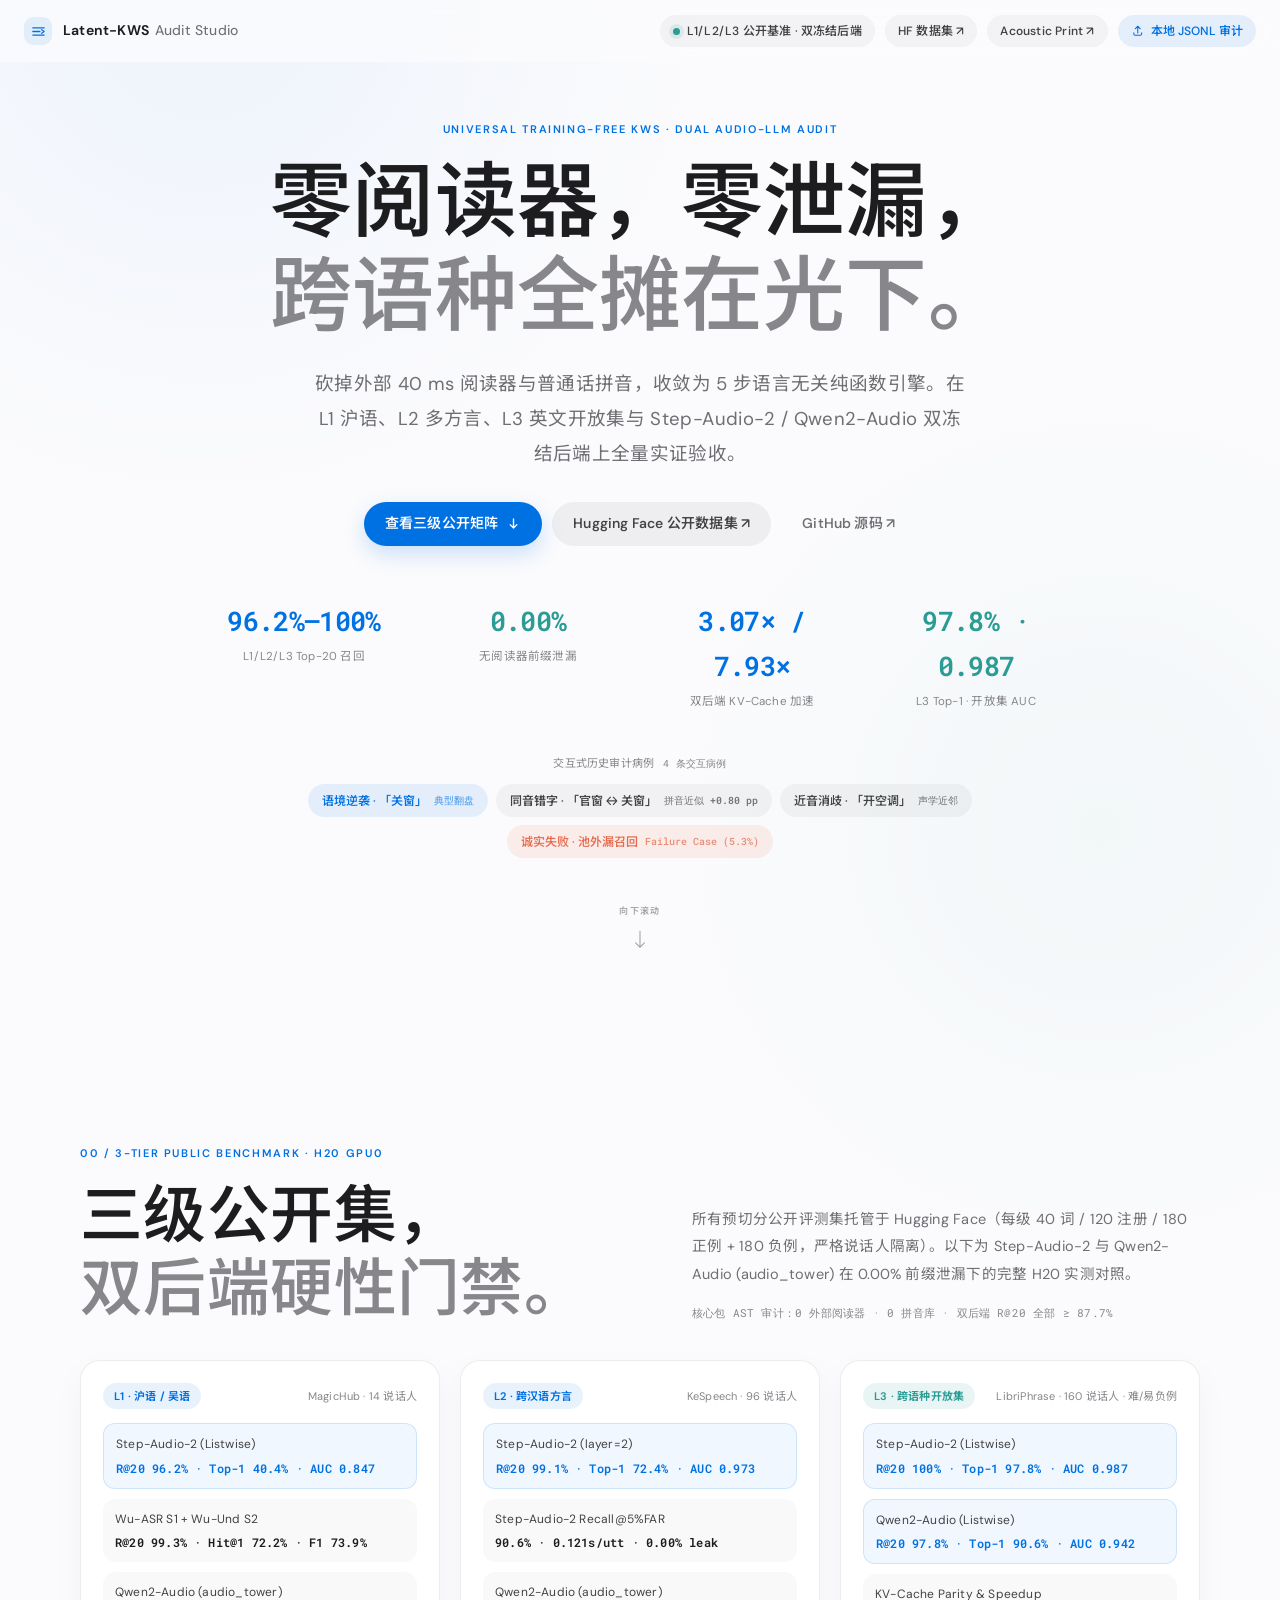
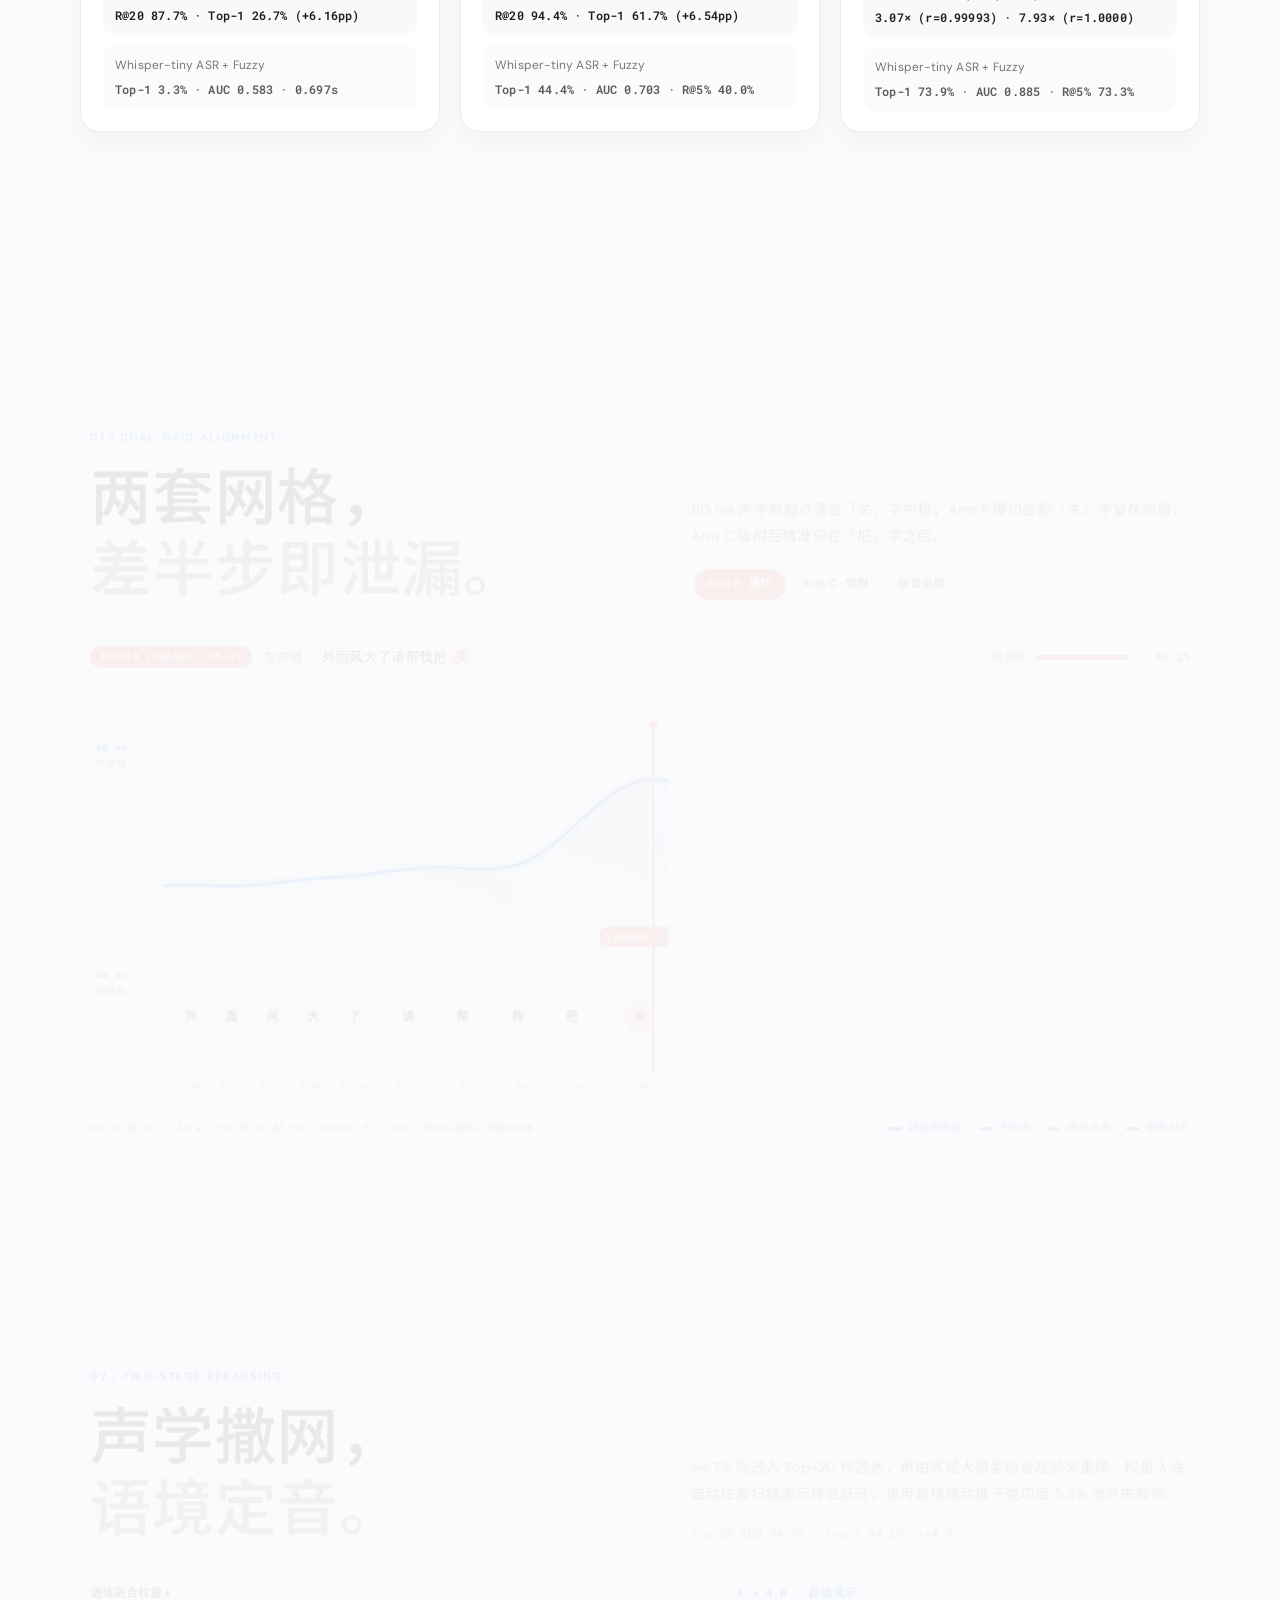
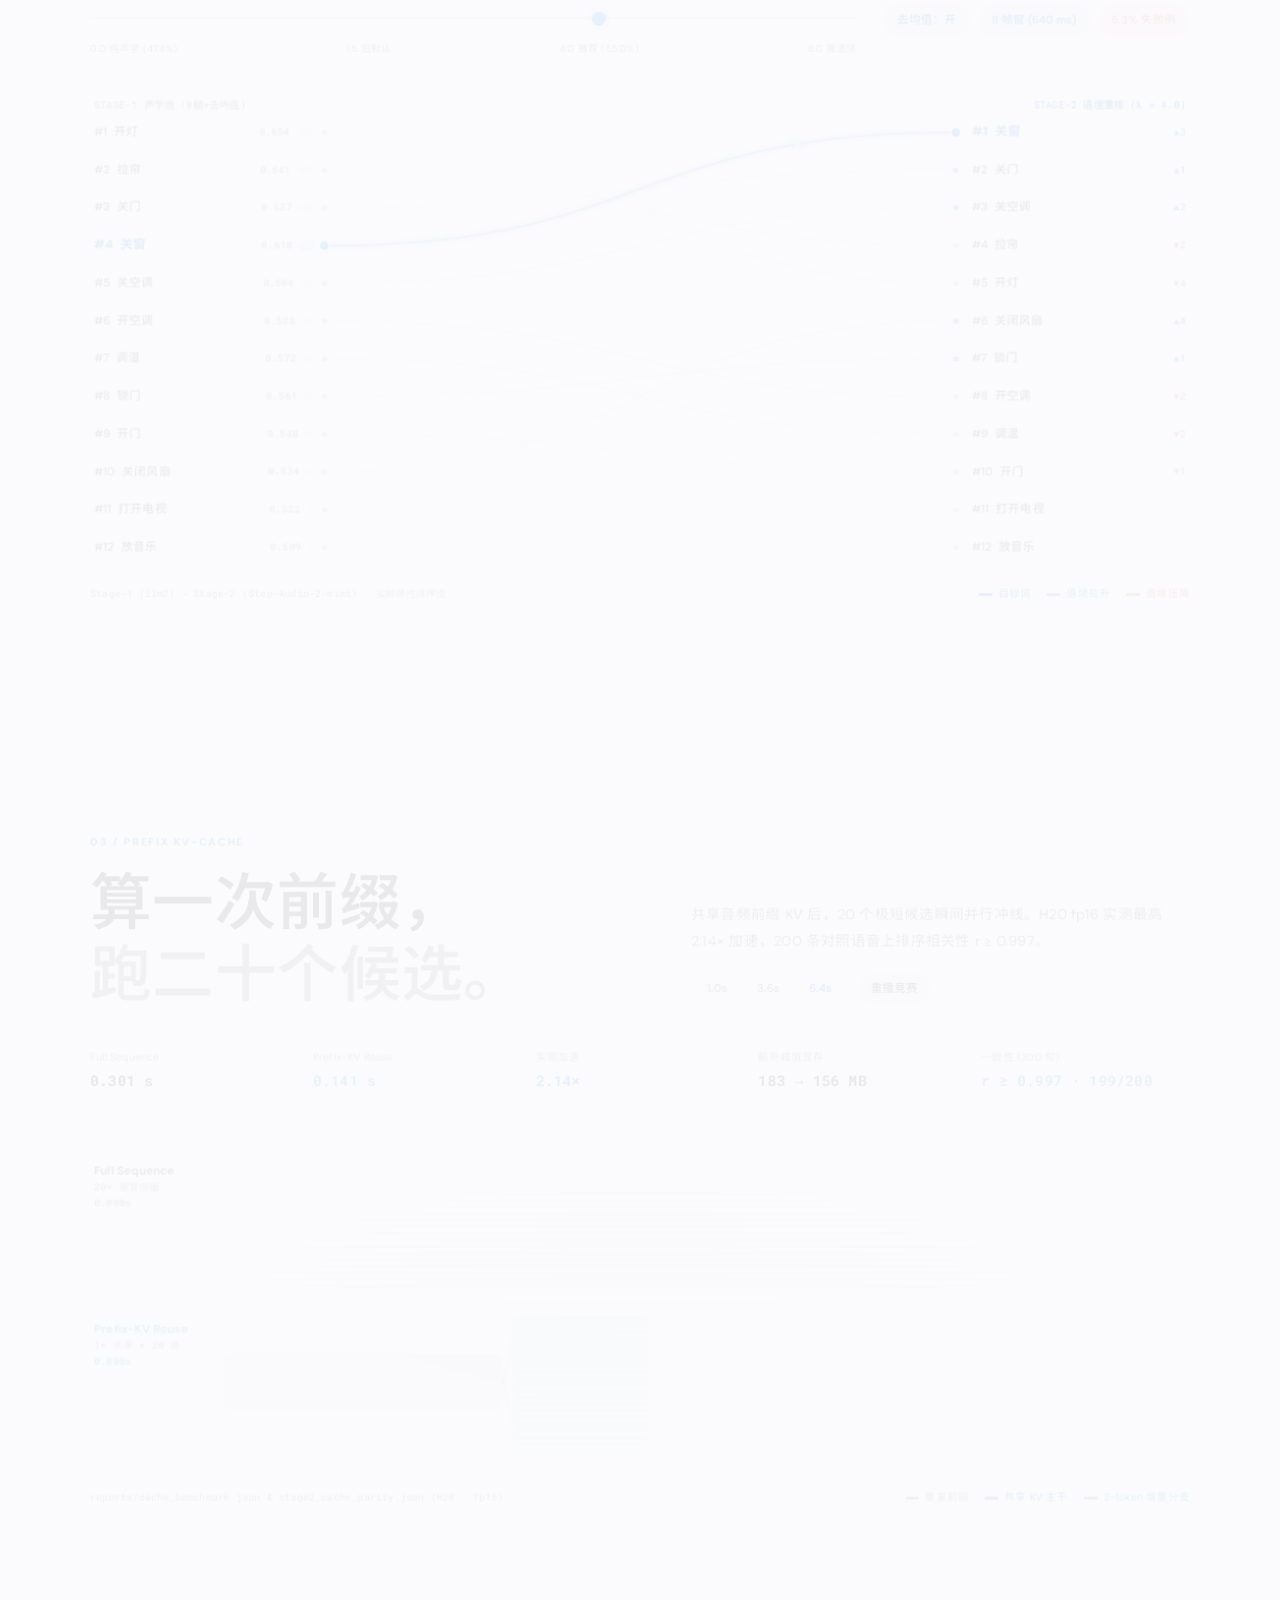
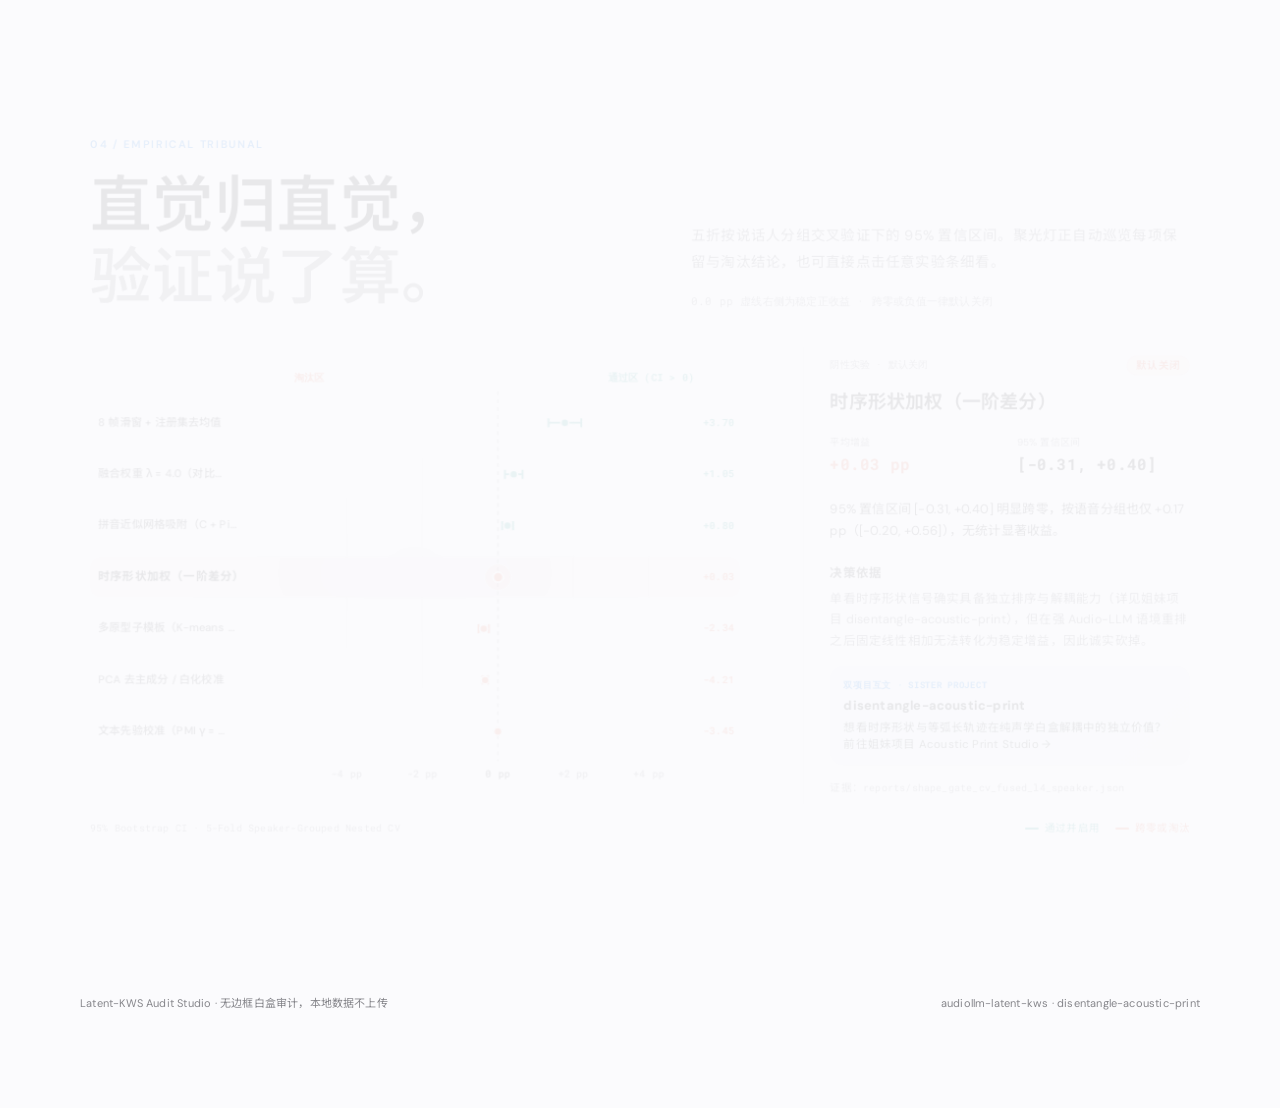
<file: studio/index.html>
<!DOCTYPE html>
<html lang="zh-CN">
<head>
  <meta charset="UTF-8" />
  <meta name="viewport" content="width=device-width, initial-scale=1.0" />
  <meta name="theme-color" content="#fbfbfd" />
  <meta name="description" content="Latent-KWS Audit Studio：两阶段隐空间检索与双时间网格对齐白盒审计台。" />
  <title>Latent-KWS Audit Studio</title>
  <link rel="preconnect" href="https://fonts.googleapis.com" />
  <link rel="preconnect" href="https://fonts.gstatic.com" crossorigin />
  <link href="https://fonts.googleapis.com/css2?family=DM+Sans:opsz,wght@9..40,400..700&amp;family=Noto+Sans+SC:wght@400..700&amp;family=Roboto+Mono:wght@400;500;600&amp;display=swap" rel="stylesheet" />
  <link rel="icon" href="data:image/svg+xml,%3Csvg xmlns='http://www.w3.org/2000/svg' viewBox='0 0 24 24'%3E%3Crect width='24' height='24' rx='6' fill='%230071e3'/%3E%3Cpath d='M5 7h14M5 12h9M5 17h14M16.5 9.5 20 12l-3.5 2.5' fill='none' stroke='white' stroke-width='1.8' stroke-linecap='round' stroke-linejoin='round'/%3E%3C/svg%3E" />
  <link rel="stylesheet" href="static/studio.css?v=universal-20261124" />
</head>
<body>
  <header class="topbar">
    <div class="topbar__inner">
      <a class="brand" href="./" aria-label="Latent-KWS Audit Studio 首页">
        <span class="brand__mark" aria-hidden="true">
          <svg viewBox="0 0 24 24" fill="none" stroke="currentColor" stroke-width="1.8" stroke-linecap="round" stroke-linejoin="round">
            <path d="M4 7h16M4 12h10M4 17h16" />
            <path d="M16.5 9.5 20 12l-3.5 2.5" />
          </svg>
        </span>
        <span class="brand__text"><strong>Latent-KWS</strong><span>Audit Studio</span></span>
      </a>

      <div class="topbar__meta">
        <span class="live-pill">
          <span class="status-dot is-live" aria-hidden="true"></span>
          <span id="auditSourceBadge">L1/L2/L3 公开基准 · 双冻结后端</span>
        </span>
        <a class="compact-button compact-button--hide-small" href="https://huggingface.co/datasets/Leeoisaboy/audiollm-latent-kws-bench" target="_blank" rel="noopener">
          <span>HF 数据集 ↗</span>
        </a>
        <a class="compact-button compact-button--hide-small" href="https://leeoisaboy.github.io/disentangle-acoustic-print/" target="_blank" rel="noopener">
          <span>Acoustic Print ↗</span>
        </a>
        <button id="btnOpenLocalAudit" type="button" class="compact-button compact-button--accent" aria-expanded="false" aria-controls="localAuditDrawer">
          <svg viewBox="0 0 24 24" fill="none" stroke="currentColor" stroke-width="1.9" stroke-linecap="round" stroke-linejoin="round" aria-hidden="true">
            <path d="M12 16V4m0 0L7.5 8.5M12 4l4.5 4.5" />
            <path d="M5 15.5v2A2.5 2.5 0 0 0 7.5 20h9a2.5 2.5 0 0 0 2.5-2.5v-2" />
          </svg>
          <span>本地 JSONL 审计</span>
        </button>
      </div>
    </div>
  </header>

  <main class="story">
    <section id="localAuditDrawer" class="drawer-shell" aria-hidden="true">
      <div class="drawer-shell__inner">
        <div class="drawer drawer--plain">
          <div class="drawer__head">
            <div>
              <h2>本地 JSONL 零上传审计</h2>
              <p>拖入 <code>cli.py</code> 产出的 <code>pool.jsonl</code>、<code>lm.jsonl</code> 或 <code>readings.jsonl</code>，纯浏览器内存解析，数据绝不离开本机。</p>
            </div>
            <button id="btnCloseLocalAudit" type="button" class="drawer__close" aria-label="关闭本地审计">
              <svg viewBox="0 0 16 16" fill="none" stroke="currentColor" stroke-width="1.6" stroke-linecap="round" aria-hidden="true"><path d="m3 3 10 10M13 3 3 13" /></svg>
            </button>
          </div>
          <div id="jsonlDropZone" class="dropzone" tabindex="0">
            <input id="jsonlFileInput" type="file" accept=".jsonl,.json" multiple class="sr-only" />
            <div class="dropzone__copy">
              <strong>将 JSONL 文件拖放到这里，或直接点击选择</strong>
              <span id="localAuditStatus">支持同时载入多份文件，自动切换下方双网格显微镜与候选升降机。</span>
            </div>
            <div class="dropzone__actions">
              <label for="jsonlFileInput" class="btn btn--primary btn--sm">选择文件</label>
              <button id="btnResetDemoData" type="button" class="soft-button" hidden>恢复内置病例</button>
            </div>
          </div>
        </div>
      </div>
    </section>

    <section class="hero hero--story" aria-labelledby="hero-title">
      <div class="hero__center">
        <p class="eyebrow">Universal training-free KWS · Dual Audio-LLM Audit</p>
        <h1 id="hero-title">零阅读器，零泄漏，<br /><span>跨语种全摊在光下。</span></h1>
        <p class="hero__lede">
          砍掉外部 40 ms 阅读器与普通话拼音，收敛为 5 步语言无关纯函数引擎。在 L1 沪语、L2 多方言、L3 英文开放集与 Step-Audio-2 / Qwen2-Audio 双冻结后端上全量实证验收。
        </p>

        <div class="hero__actions">
          <a href="#sec-matrix" class="btn btn--primary">
            <span>查看三级公开矩阵</span>
            <svg viewBox="0 0 20 20" fill="none" stroke="currentColor" stroke-width="1.8" stroke-linecap="round" stroke-linejoin="round" aria-hidden="true"><path d="M10 4v12m0 0-4.5-4.5M10 16l4.5-4.5" /></svg>
          </a>
          <a href="https://huggingface.co/datasets/Leeoisaboy/audiollm-latent-kws-bench" target="_blank" rel="noopener" class="btn btn--secondary">Hugging Face 公开数据集 ↗</a>
          <a href="https://github.com/leeoisaboy/audiollm-latent-kws" target="_blank" rel="noopener" class="btn btn--quiet">GitHub 源码 ↗</a>
        </div>

        <div class="kpi-strip" aria-label="核心实证指标">
          <div class="kpi-item">
            <span class="kpi-item__num" id="kpiRecall">96.2%–100%</span>
            <span class="kpi-item__label">L1/L2/L3 Top-20 召回</span>
          </div>
          <div class="kpi-item">
            <span class="kpi-item__num kpi-item__num--teal" id="kpiLeak">0.00%</span>
            <span class="kpi-item__label">无阅读器前缀泄漏</span>
          </div>
          <div class="kpi-item">
            <span class="kpi-item__num" id="kpiSpeedup">3.07× / 7.93×</span>
            <span class="kpi-item__label">双后端 KV-Cache 加速</span>
          </div>
          <div class="kpi-item">
            <span class="kpi-item__num kpi-item__num--teal">97.8% · 0.987</span>
            <span class="kpi-item__label">L3 Top-1 · 开放集 AUC</span>
          </div>
        </div>

        <div class="phrase-rail">
          <div class="phrase-rail__head">
            <span>交互式历史审计病例</span>
            <span id="caseCountMeta" class="phrase-rail__meta">4 条脱敏轨迹</span>
          </div>
          <div id="caseChipsContainer" class="phrase-list"></div>
        </div>

        <div class="scroll-cue" aria-hidden="true">
          <span>向下滚动</span>
          <svg viewBox="0 0 20 28" fill="none" stroke="currentColor" stroke-width="1.3" stroke-linecap="round"><path d="M10 3v20M4.5 17.5 10 23l5.5-5.5" /></svg>
        </div>
      </div>
    </section>

    <!-- 00 / 3-Tier Public Benchmark & Dual-Backend Convergence Matrix -->
    <section id="sec-matrix" class="showcase" aria-labelledby="matrix-title">
      <div class="showcase__head">
        <div>
          <p class="eyebrow">00 / 3-Tier public benchmark · H20 GPU0</p>
          <h2 id="matrix-title">三级公开集，<br /><span>双后端硬性门禁。</span></h2>
        </div>
        <div class="showcase__side">
          <p class="showcase__lede">
            所有预切分公开评测集托管于 <a href="https://huggingface.co/datasets/Leeoisaboy/audiollm-latent-kws-bench" target="_blank" rel="noopener">Hugging Face</a>（每级 40 词 / 120 注册 / 180 正例 + 180 负例，严格说话人隔离）。以下为 Step-Audio-2 与 Qwen2-Audio (audio_tower) 在 0.00% 前缀泄漏下的完整 H20 实测对照。
          </p>
          <p class="showcase__metric">核心包 AST 审计：0 外部阅读器 · 0 拼音库 · 双后端 R@20 全部 ≥ 87.7%</p>
        </div>
      </div>

      <div class="matrix-grid">
        <article class="matrix-card">
          <div class="matrix-card__head">
            <span class="matrix-pill">L1 · 沪语 / 吴语</span>
            <span class="matrix-sub">MagicHub · 14 说话人</span>
          </div>
          <div class="matrix-rows">
            <div class="matrix-row is-best">
              <span>Step-Audio-2 (Listwise)</span>
              <strong class="mono">R@20 96.2% · Top-1 40.4% · AUC 0.847</strong>
            </div>
            <div class="matrix-row">
              <span>Wu-ASR S1 + Wu-Und S2</span>
              <strong class="mono">R@20 99.3% · Hit@1 72.2% · F1 73.9%</strong>
            </div>
            <div class="matrix-row">
              <span>Qwen2-Audio (audio_tower)</span>
              <strong class="mono">R@20 87.7% · Top-1 26.7% (+6.16pp)</strong>
            </div>
            <div class="matrix-row is-muted">
              <span>Whisper-tiny ASR + Fuzzy</span>
              <strong class="mono">Top-1 3.3% · AUC 0.583 · 0.697s</strong>
            </div>
          </div>
        </article>

        <article class="matrix-card">
          <div class="matrix-card__head">
            <span class="matrix-pill">L2 · 跨汉语方言</span>
            <span class="matrix-sub">KeSpeech · 96 说话人</span>
          </div>
          <div class="matrix-rows">
            <div class="matrix-row is-best">
              <span>Step-Audio-2 (layer=2)</span>
              <strong class="mono">R@20 99.1% · Top-1 72.4% · AUC 0.973</strong>
            </div>
            <div class="matrix-row">
              <span>Step-Audio-2 Recall@5%FAR</span>
              <strong class="mono">90.6% · 0.121s/utt · 0.00% leak</strong>
            </div>
            <div class="matrix-row">
              <span>Qwen2-Audio (audio_tower)</span>
              <strong class="mono">R@20 94.4% · Top-1 61.7% (+6.54pp)</strong>
            </div>
            <div class="matrix-row is-muted">
              <span>Whisper-tiny ASR + Fuzzy</span>
              <strong class="mono">Top-1 44.4% · AUC 0.703 · R@5% 40.0%</strong>
            </div>
          </div>
        </article>

        <article class="matrix-card">
          <div class="matrix-card__head">
            <span class="matrix-pill matrix-pill--teal">L3 · 跨语种开放集</span>
            <span class="matrix-sub">LibriPhrase · 160 说话人 · 难/易负例</span>
          </div>
          <div class="matrix-rows">
            <div class="matrix-row is-best">
              <span>Step-Audio-2 (Listwise)</span>
              <strong class="mono">R@20 100% · Top-1 97.8% · AUC 0.987</strong>
            </div>
            <div class="matrix-row is-best">
              <span>Qwen2-Audio (Listwise)</span>
              <strong class="mono">R@20 97.8% · Top-1 90.6% · AUC 0.942</strong>
            </div>
            <div class="matrix-row">
              <span>KV-Cache Parity &amp; Speedup</span>
              <strong class="mono">3.07× (r=0.99993) · 7.93× (r=1.0000)</strong>
            </div>
            <div class="matrix-row is-muted">
              <span>Whisper-tiny ASR + Fuzzy</span>
              <strong class="mono">Top-1 73.9% · AUC 0.885 · R@5% 73.3%</strong>
            </div>
          </div>
        </article>
      </div>
    </section>

    <!-- 01 / Dual-Grid Timeline Microscope -->
    <section id="sec-grid" class="showcase" data-scroll-stage="grid" aria-labelledby="grid-title">
      <div class="showcase__head">
        <div>
          <p class="eyebrow">01 / Dual-grid alignment</p>
          <h2 id="grid-title">两套网格，<br /><span>差半步即泄漏。</span></h2>
        </div>
        <div class="showcase__side">
          <p class="showcase__lede" id="gridCaseDesc">
            80 ms 声学帧与 40 ms 字符网格天然错位。画面正自动演示硬切泄漏与磁吸回退，你也可以随时点击下方按钮手动接管。
          </p>
          <div class="mode-switch" role="group" aria-label="前缀切割模式">
            <button type="button" class="mode-pill is-danger" data-cut-mode="P">Arm P · 硬切</button>
            <button type="button" class="mode-pill is-active" data-cut-mode="C">Arm C · 吸附</button>
            <button type="button" class="mode-pill" data-cut-mode="C_phonetic">拼音近似</button>
          </div>
        </div>
      </div>

      <div class="audit-banner" id="leakageBanner">
        <div class="audit-banner__left">
          <span class="audit-badge" id="leakageBadge">CLEAN ALIGNMENT · 3.4%</span>
          <span class="audit-banner__prefix">左前缀：<code id="prefixPreviewText">外面风大了请帮我把</code></span>
        </div>
        <div class="audit-banner__meter" aria-label="语料级前缀泄漏率对比">
          <span class="audit-banner__meter-label">泄漏率</span>
          <div class="mini-bar"><div id="leakMeterFill" class="mini-bar__fill" style="width: 3.4%;"></div></div>
          <strong id="leakMeterValue" class="mono">3.4%</strong>
        </div>
      </div>

      <div class="stage stage--grid">
        <canvas id="canvasGrid"></canvas>
      </div>

      <div class="stage-foot">
        <span id="gridCutNote" class="stage-note">向左磁吸至目标首字起点之前，消除答案泄漏。</span>
        <div class="legend-row">
          <span class="legend legend--blue"><span class="legend__swatch"></span>目标词响应</span>
          <span class="legend legend--violet"><span class="legend__swatch"></span>干扰词</span>
          <span class="legend legend--coral"><span class="legend__swatch"></span>硬切泄漏</span>
          <span class="legend legend--teal"><span class="legend__swatch"></span>磁吸对齐</span>
        </div>
      </div>
    </section>

    <!-- 02 / Two-Stage Top-20 Candidate Slopegraph -->
    <section id="sec-slope" class="showcase" data-scroll-stage="slope" aria-labelledby="slope-title">
      <div class="showcase__head">
        <div>
          <p class="eyebrow">02 / Two-stage reranking</p>
          <h2 id="slope-title">声学撒网，<br /><span>语境定音。</span></h2>
        </div>
        <div class="showcase__side">
          <p class="showcase__lede">
            94.7% 先进入 Top-20 候选池，再由冻结大模型结合左前文重排。权重 λ 会自动往复扫描演示排名跃迁，也可直接拖动推子或切至 5.3% 池外失败例。
          </p>
          <p id="slopeMetricsReadout" class="showcase__metric">Top-20 召回 94.7% · Top-1 54.2% (λ=4.0)</p>
        </div>
      </div>

      <div class="control-strip">
        <div class="control-strip__slider">
          <div class="control__label">
            <span>语境融合权重 <code>λ</code></span>
            <span id="lambdaReadout" class="control__value">λ = 4.0 · 自动演示</span>
          </div>
          <input id="sliderLambda" type="range" min="0" max="6" step="0.05" value="4.0" />
          <div class="control__hint">
            <span>0.0 纯声学 (47.4%)</span>
            <span>1.5 旧默认</span>
            <span>4.0 推荐 (55.0%)</span>
            <span>6.0 强语境</span>
          </div>
        </div>

        <div class="control-strip__toggles">
          <button id="btnToggleCenter" type="button" class="soft-button is-on">去均值：开</button>
          <button id="btnToggleWindow" type="button" class="soft-button is-on">8 帧窗 (640 ms)</button>
          <button id="btnJumpFailure" type="button" class="soft-button soft-button--warn">5.3% 失败例</button>
        </div>
      </div>

      <div id="failureBanner" class="failure-banner" hidden>
        <strong>池外漏召回（5.3%）：</strong>
        <span id="failureBannerText">目标词在 Stage-1 排第 24 位，未进入 Top-20，无论如何拖动 λ 都无法救回。</span>
      </div>

      <div class="stage stage--slope">
        <canvas id="canvasSlope"></canvas>
      </div>

      <div class="stage-foot">
        <span class="stage-note">Stage-1 (llm2) → Stage-2 (Step-Audio-2-mini) · 实时弹性排序流</span>
        <div class="legend-row">
          <span class="legend legend--blue"><span class="legend__swatch"></span>目标词</span>
          <span class="legend legend--teal"><span class="legend__swatch"></span>语境拉升</span>
          <span class="legend legend--coral"><span class="legend__swatch"></span>语境压降</span>
        </div>
      </div>
    </section>

    <!-- 03 / Prefix KV-Cache Reuse Race -->
    <section id="sec-kv" class="showcase" data-scroll-stage="kv" aria-labelledby="kv-title">
      <div class="showcase__head">
        <div>
          <p class="eyebrow">03 / Prefix KV-cache</p>
          <h2 id="kv-title">算一次前缀，<br /><span>跑二十个候选。</span></h2>
        </div>
        <div class="showcase__side">
          <p class="showcase__lede">
            共享音频前缀 KV 后，20 个极短候选瞬间并行冲线。H20 fp16 实测最高 2.14× 加速，200 条对照语音上排序相关性 r ≥ 0.997。
          </p>
          <div class="kv-controls">
            <div class="mode-switch" role="group" aria-label="音频时长选择">
              <button type="button" class="mode-pill" data-kv-id="short_1.0s">1.0s</button>
              <button type="button" class="mode-pill" data-kv-id="median_3.6s">3.6s</button>
              <button type="button" class="mode-pill is-active" data-kv-id="long_6.4s">6.4s</button>
            </div>
            <button id="btnRunKvRace" type="button" class="soft-button">重播竞赛</button>
          </div>
        </div>
      </div>

      <div class="kv-stats">
        <div class="kv-stat">
          <span class="kv-stat__label">Full Sequence</span>
          <strong id="kvFullTime" class="mono">0.301 s</strong>
        </div>
        <div class="kv-stat">
          <span class="kv-stat__label">Prefix-KV Reuse</span>
          <strong id="kvCachedTime" class="mono kv-stat__teal">0.141 s</strong>
        </div>
        <div class="kv-stat">
          <span class="kv-stat__label">实测加速</span>
          <strong id="kvSpeedupBadge" class="mono kv-stat__blue">2.14×</strong>
        </div>
        <div class="kv-stat">
          <span class="kv-stat__label">额外峰值显存</span>
          <strong id="kvMemBadge" class="mono">183 → 156 MB</strong>
        </div>
        <div class="kv-stat">
          <span class="kv-stat__label">一致性 (200 句)</span>
          <strong id="kvParityBadge" class="mono kv-stat__teal">r ≥ 0.997 · 199/200</strong>
        </div>
      </div>

      <div class="stage stage--kv">
        <canvas id="canvasKvRace"></canvas>
      </div>

      <div class="stage-foot">
        <span class="stage-note">reports/cache_benchmark.json &amp; stage2_cache_parity.json (H20 · fp16)</span>
        <div class="legend-row">
          <span class="legend legend--muted"><span class="legend__swatch"></span>重复前缀</span>
          <span class="legend legend--blue"><span class="legend__swatch"></span>共享 KV 主干</span>
          <span class="legend legend--teal"><span class="legend__swatch"></span>2-token 增量分支</span>
        </div>
      </div>
    </section>

    <!-- 04 / Interactive Ablation Forest Plot -->
    <section id="sec-forest" class="showcase" data-scroll-stage="forest" aria-labelledby="forest-title">
      <div class="showcase__head">
        <div>
          <p class="eyebrow">04 / Empirical tribunal</p>
          <h2 id="forest-title">直觉归直觉，<br /><span>验证说了算。</span></h2>
        </div>
        <div class="showcase__side">
          <p class="showcase__lede">
            五折按说话人分组交叉验证下的 95% 置信区间。聚光灯正自动巡览每项保留与淘汰结论，也可直接点击任意实验条细看。
          </p>
          <p class="showcase__metric">0.0 pp 虚线右侧为稳定正收益 · 跨零或负值一律默认关闭</p>
        </div>
      </div>

      <div class="forest-layout">
        <div class="stage stage--forest">
          <canvas id="canvasForest"></canvas>
        </div>

        <aside id="forestInspector" class="inspector-card" aria-live="polite">
          <div class="inspector-card__head">
            <span id="inspStage" class="inspector-card__stage">阴性实验 · 默认关闭</span>
            <span id="inspDecision" class="inspector-card__badge is-rejected">默认关闭</span>
          </div>
          <h3 id="inspTitle">时序形状加权（一阶差分）</h3>
          <div class="inspector-card__numbers">
            <div>
              <span class="inspector-card__num-label">平均增益</span>
              <strong id="inspDelta" class="mono">+0.03 pp</strong>
            </div>
            <div>
              <span class="inspector-card__num-label">95% 置信区间</span>
              <strong id="inspCi" class="mono">[-0.31, +0.40]</strong>
            </div>
          </div>
          <p id="inspSummary" class="inspector-card__summary"></p>
          <div class="inspector-card__why">
            <strong>决策依据</strong>
            <p id="inspWhy"></p>
          </div>
          <a id="inspSisterCard" class="sister-link" href="https://leeoisaboy.github.io/disentangle-acoustic-print/" target="_blank" rel="noopener" hidden>
            <span class="sister-link__eyebrow">双项目互文 · SISTER PROJECT</span>
            <strong id="inspSisterTitle">disentangle-acoustic-print</strong>
            <span id="inspSisterNote"></span>
          </a>
          <div class="inspector-card__source">
            证据：<code id="inspSource">reports/shape_gate_cv_fused_l4_speaker.json</code>
          </div>
        </aside>
      </div>

      <div class="stage-foot">
        <span class="stage-note">95% Bootstrap CI · 5-Fold Speaker-Grouped Nested CV</span>
        <div class="legend-row">
          <span class="legend legend--teal"><span class="legend__swatch"></span>通过并启用</span>
          <span class="legend legend--coral"><span class="legend__swatch"></span>跨零或淘汰</span>
        </div>
      </div>
    </section>

    <footer class="footer">
      <span>Latent-KWS Audit Studio · 无边框白盒审计，本地数据不上传</span>
      <span><a href="https://github.com/leeoisaboy/audiollm-latent-kws" target="_blank" rel="noopener">audiollm-latent-kws</a> · <a href="https://leeoisaboy.github.io/disentangle-acoustic-print/" target="_blank" rel="noopener">disentangle-acoustic-print</a></span>
    </footer>
  </main>

  <div id="studioToast" class="toast" role="status" aria-live="polite">
    <span class="toast__dot" aria-hidden="true"></span>
    <span id="studioToastText">审计台就绪</span>
  </div>

  <script src="static/studio.js?v=universal-20261124" defer></script>
</body>
</html>
</file>
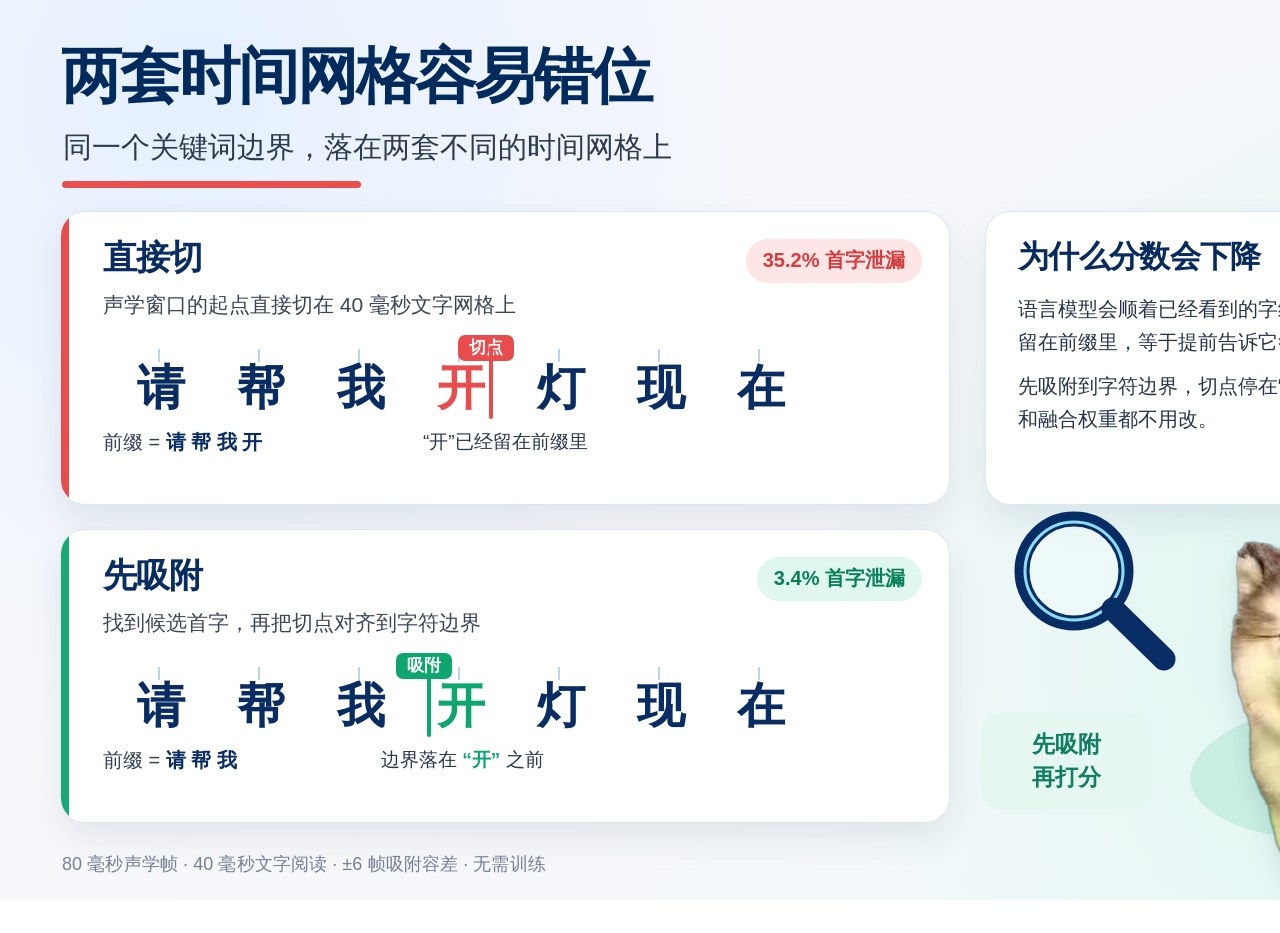
<file: docs/assets/source/grid_alignment_spotlight.zh.html>
<!doctype html>
<html lang="zh-CN">
<head>
  <meta charset="utf-8">
  <meta name="viewport" content="width=1600, initial-scale=1">
  <style>
    * { box-sizing: border-box; }
    html, body {
      width: 1600px;
      height: 900px;
      margin: 0;
      overflow: hidden;
    }
    body {
      position: relative;
      color: #082b5d;
      font-family: "Microsoft YaHei UI", "Microsoft YaHei", "Noto Sans SC", sans-serif;
      background:
        radial-gradient(circle at 12% 11%, rgba(225, 238, 255, .82), transparent 39%),
        radial-gradient(circle at 87% 67%, rgba(215, 246, 237, .74), transparent 39%),
        linear-gradient(132deg, #f8f9fb 0%, #f6f7fa 54%, #edf9f9 100%);
    }
    .title {
      position: absolute;
      left: 61px;
      top: 42px;
      font-size: 61px;
      line-height: 1.12;
      font-weight: 900;
      letter-spacing: -2px;
      color: #012b5d;
    }
    .subtitle {
      position: absolute;
      left: 63px;
      top: 128px;
      font-size: 29px;
      font-weight: 400;
      color: #2d3b4e;
    }
    .rule {
      position: absolute;
      left: 62px;
      top: 181px;
      width: 299px;
      height: 7px;
      border-radius: 99px;
      background: #e94d4d;
    }
    .card {
      position: absolute;
      overflow: hidden;
      border: 1px solid rgba(212, 226, 238, .84);
      border-radius: 25px;
      background: rgba(255, 255, 255, .96);
      box-shadow: 0 15px 33px rgba(35, 59, 88, .09);
    }
    .cut-card {
      left: 60px;
      width: 890px;
      height: 294px;
    }
    .cut-card.naive { top: 211px; }
    .cut-card.snapped { top: 529px; }
    .cut-card::before {
      content: "";
      position: absolute;
      left: 0;
      top: 0;
      width: 8px;
      height: 100%;
    }
    .naive::before { background: #e84c4c; }
    .snapped::before { background: #16aa76; }
    .panel-title {
      position: absolute;
      left: 42px;
      top: 27px;
      font-size: 34px;
      line-height: 1.1;
      font-weight: 800;
      letter-spacing: -.8px;
    }
    .panel-title .mark {
      display: inline-block;
      min-width: 39px;
      font-weight: 900;
    }
    .naive .panel-title { color: #092d62; }
    .snapped .panel-title { color: #082d62; }
    .panel-desc {
      position: absolute;
      left: 42px;
      top: 79px;
      font-size: 21px;
      color: #3a4658;
    }
    .badge {
      position: absolute;
      right: 27px;
      top: 27px;
      padding: 8px 17px 9px;
      border-radius: 99px;
      font-size: 20px;
      font-weight: 700;
    }
    .badge.red {
      color: #d53c3c;
      background: #fee5e6;
    }
    .badge.green {
      color: #087f59;
      background: #dff7ee;
    }
    .char-line {
      position: absolute;
      left: 76px;
      top: 139px;
      width: 705px;
      height: 66px;
    }
    .char {
      position: absolute;
      top: 13px;
      width: 44px;
      text-align: center;
      font-size: 48px;
      line-height: 1;
      font-weight: 700;
      color: #092d62;
    }
    .char::before {
      content: "";
      position: absolute;
      left: 21px;
      top: -15px;
      width: 2px;
      height: 13px;
      background: #b9d7ea;
      box-shadow: 0 0 0 1px rgba(255, 255, 255, .4);
    }
    .char.c1 { left: 0; }
    .char.c2 { left: 100px; }
    .char.c3 { left: 200px; }
    .char.c4 { left: 300px; }
    .char.c5 { left: 400px; }
    .char.c6 { left: 500px; }
    .char.c7 { left: 600px; }
    .char.red { color: #e84c4c; }
    .char.green { color: #0da66f; }
    .cut-line {
      position: absolute;
      top: 134px;
      width: 4px;
      height: 73px;
      border-radius: 99px;
    }
    .cut-line.red {
      left: 428px;
      background: #e84c4c;
    }
    .cut-line.green {
      left: 366px;
      background: #0da66f;
    }
    .cut-label {
      position: absolute;
      top: 123px;
      padding: 4px 11px 5px;
      border-radius: 7px;
      color: #fff;
      font-size: 17px;
      font-weight: 700;
      line-height: 1;
    }
    .cut-label.red { left: 397px; background: #e84c4c; }
    .cut-label.green { left: 335px; background: #0da66f; }
    .prefix {
      position: absolute;
      left: 42px;
      top: 217px;
      font-size: 20px;
      color: #344156;
    }
    .prefix b { color: #092d62; }
    .note {
      position: absolute;
      top: 217px;
      font-size: 19px;
      color: #27374e;
    }
    .note.red { left: 362px; }
    .note.red b { color: #e84c4c; }
    .note.green { left: 320px; }
    .note.green b { color: #0da66f; }
    .why-card {
      left: 985px;
      top: 211px;
      width: 555px;
      height: 294px;
      padding: 28px 32px;
    }
    .why-title {
      font-size: 31px;
      line-height: 1.1;
      font-weight: 800;
      letter-spacing: -.7px;
    }
    .why-copy {
      margin-top: 19px;
      font-size: 20px;
      line-height: 1.63;
      color: #25344b;
    }
    .why-copy p { margin: 0 0 12px; }
    .why-copy p:last-child { margin-bottom: 0; }
    .dog-ellipse {
      position: absolute;
      left: 1190px;
      top: 696px;
      width: 350px;
      height: 145px;
      border-radius: 50%;
      background: rgba(196, 238, 223, .84);
      transform: rotate(-4deg);
    }
    .dog {
      position: absolute;
      left: 1229px;
      top: 527px;
      width: 282px;
      height: auto;
      filter: drop-shadow(0 12px 13px rgba(24, 61, 74, .13));
    }
    .glass {
      position: absolute;
      left: 1006px;
      top: 508px;
      width: 170px;
      height: 182px;
      overflow: visible;
    }
    .callout {
      position: absolute;
      left: 981px;
      top: 713px;
      width: 170px;
      height: 97px;
      padding-top: 15px;
      border-radius: 20px;
      background: #e6f7f2;
      color: #0f7e61;
      text-align: center;
      font-size: 23px;
      line-height: 1.45;
      font-weight: 800;
    }
    .footer {
      position: absolute;
      left: 62px;
      top: 852px;
      font-size: 18px;
      color: #748194;
      letter-spacing: .1px;
    }
  </style>
</head>
<body>
  <div class="title">两套时间网格容易错位</div>
  <div class="subtitle">同一个关键词边界，落在两套不同的时间网格上</div>
  <div class="rule"></div>
  <section class="card cut-card naive">
    <div class="panel-title"><span class="mark">直接切</span></div>
    <div class="panel-desc">声学窗口的起点直接切在 40 毫秒文字网格上</div>
    <div class="badge red">35.2% 首字泄漏</div>
    <div class="char-line">
      <span class="char c1">请</span>
      <span class="char c2">帮</span>
      <span class="char c3">我</span>
      <span class="char c4 red">开</span>
      <span class="char c5">灯</span>
      <span class="char c6">现</span>
      <span class="char c7">在</span>
    </div>
    <div class="cut-label red">切点</div>
    <div class="cut-line red"></div>
    <div class="prefix">前缀 = <b>请 帮 我 开</b></div>
    <div class="note red">“开”已经留在前缀里</div>
  </section>
  <section class="card cut-card snapped">
    <div class="panel-title"><span class="mark">先吸附</span></div>
    <div class="panel-desc">找到候选首字，再把切点对齐到字符边界</div>
    <div class="badge green">3.4% 首字泄漏</div>
    <div class="char-line">
      <span class="char c1">请</span>
      <span class="char c2">帮</span>
      <span class="char c3">我</span>
      <span class="char c4 green">开</span>
      <span class="char c5">灯</span>
      <span class="char c6">现</span>
      <span class="char c7">在</span>
    </div>
    <div class="cut-label green">吸附</div>
    <div class="cut-line green"></div>
    <div class="prefix">前缀 = <b>请 帮 我</b></div>
    <div class="note green">边界落在 <b>“开”</b> 之前</div>
  </section>
  <section class="card why-card">
    <div class="why-title">为什么分数会下降</div>
    <div class="why-copy">
      <p>语言模型会顺着已经看到的字继续猜。直接切会把“开”留在前缀里，等于提前告诉它答案。</p>
      <p>先吸附到字符边界，切点停在“开”之前。模型、候选池和融合权重都不用改。</p>
    </div>
  </section>
  <div class="dog-ellipse"></div>
  <img class="dog" src="../mascot.png" alt="小狗">
  <svg class="glass" viewBox="0 0 170 182" aria-hidden="true">
    <circle cx="68" cy="63" r="52" fill="rgba(242, 253, 253, .28)" stroke="#082d65" stroke-width="15"/>
    <circle cx="68" cy="63" r="49" fill="none" stroke="#8edcf1" stroke-width="3"/>
    <line x1="107" y1="101" x2="158" y2="151" stroke="#082d65" stroke-width="23" stroke-linecap="round"/>
  </svg>
  <div class="callout">先吸附<br>再打分</div>
  <div class="footer">80 毫秒声学帧 · 40 毫秒文字阅读 · ±6 帧吸附容差 · 无需训练</div>
</body>
</html>
</file>
<file: studio/static/studio.css>
/* Latent-KWS Audit Studio — borderless, open, Apple / Gemini / OpenAI keynote rhythm. */
:root {
  color-scheme: light;
  --canvas: #fbfbfd;
  --surface: #ffffff;
  --ink: #1d1d1f;
  --ink-soft: #424245;
  --muted: #6e6e73;
  --faint: #86868b;
  --hairline: rgba(29, 29, 31, 0.08);
  --blue: #0071e3;
  --blue-soft: rgba(0, 113, 227, 0.09);
  --teal: #2b9c94;
  --teal-soft: rgba(43, 156, 148, 0.10);
  --coral: #e66a4e;
  --coral-soft: rgba(230, 106, 78, 0.11);
  --amber: #b7791f;
  --violet: #7b6bb0;
  --ease: cubic-bezier(0.22, 1, 0.36, 1);
  --font: "Google Sans Text", "Google Sans", "DM Sans", "Noto Sans SC", "PingFang SC", "Hiragino Sans GB", "Microsoft YaHei", sans-serif;
  --display: "Google Sans Display", "Google Sans", "DM Sans", "Noto Sans SC", "PingFang SC", "Microsoft YaHei", sans-serif;
  --mono: "Roboto Mono", "SFMono-Regular", "Cascadia Code", Consolas, monospace;
}

* {
  box-sizing: border-box;
}

html {
  scroll-behavior: smooth;
  -webkit-font-smoothing: antialiased;
  text-rendering: optimizeLegibility;
}

body {
  margin: 0;
  min-width: 320px;
  background:
    radial-gradient(circle at 16% 0%, rgba(0, 113, 227, 0.055), transparent 32rem),
    radial-gradient(circle at 86% 14%, rgba(43, 156, 148, 0.045), transparent 28rem),
    var(--canvas);
  color: var(--ink);
  font-family: var(--font);
  font-optical-sizing: auto;
  line-height: 1.68;
  letter-spacing: 0.012em;
}

button,
input,
select {
  font: inherit;
}

button {
  color: inherit;
}

a {
  color: inherit;
  text-decoration: none;
}

code {
  font-family: var(--mono);
  font-size: 0.92em;
}

.mono {
  font-family: var(--mono);
  font-variant-numeric: tabular-nums;
}

.sr-only {
  position: absolute;
  width: 1px;
  height: 1px;
  padding: 0;
  margin: -1px;
  overflow: hidden;
  clip: rect(0, 0, 0, 0);
  white-space: nowrap;
  border: 0;
}

/* Borderless translucent sticky topbar */
.topbar {
  position: sticky;
  top: 0;
  z-index: 40;
  background: rgba(251, 251, 253, 0.78);
  backdrop-filter: saturate(180%) blur(22px);
  -webkit-backdrop-filter: saturate(180%) blur(22px);
}

.topbar__inner {
  width: min(1240px, calc(100% - 48px));
  min-height: 62px;
  margin: 0 auto;
  display: flex;
  align-items: center;
  justify-content: space-between;
  gap: 20px;
}

.brand {
  display: inline-flex;
  align-items: center;
  gap: 11px;
  min-width: 0;
}

.brand__mark {
  width: 28px;
  height: 28px;
  border-radius: 9px;
  display: inline-flex;
  align-items: center;
  justify-content: center;
  color: var(--blue);
  background: var(--blue-soft);
}

.brand__mark svg {
  width: 17px;
  height: 17px;
}

.brand__text {
  display: flex;
  align-items: baseline;
  gap: 6px;
  white-space: nowrap;
  font-size: 14px;
}

.brand__text strong {
  font-weight: 650;
}

.brand__text span {
  color: var(--muted);
  font-weight: 450;
}

.topbar__meta {
  display: flex;
  align-items: center;
  justify-content: flex-end;
  gap: 10px;
}

.live-pill,
.compact-button {
  border: 0;
  background: rgba(29, 29, 31, 0.045);
  color: var(--ink-soft);
  border-radius: 999px;
  min-height: 32px;
  display: inline-flex;
  align-items: center;
  justify-content: center;
  gap: 7px;
  padding: 0 13px;
  font-size: 12px;
  font-weight: 540;
  white-space: nowrap;
}

.compact-button {
  cursor: pointer;
  transition: background-color 220ms var(--ease), color 220ms var(--ease), transform 180ms var(--ease);
}

.compact-button:hover {
  background: rgba(29, 29, 31, 0.085);
  color: var(--ink);
}

.compact-button:active {
  transform: scale(0.975);
}

.compact-button svg {
  width: 13.5px;
  height: 13.5px;
}

.compact-button--accent {
  color: var(--blue);
  background: var(--blue-soft);
}

.compact-button--accent:hover {
  background: rgba(0, 113, 227, 0.16);
  color: var(--blue);
}

.status-dot {
  width: 7px;
  height: 7px;
  border-radius: 50%;
  background: var(--teal);
  box-shadow: 0 0 0 4px rgba(43, 156, 148, 0.12);
}

/* Main open scroll story */
.story {
  width: min(1240px, calc(100% - 64px));
  margin: 0 auto;
  padding: 0 0 96px;
}

/* Borderless Local JSONL Drawer */
.drawer-shell {
  width: min(1060px, 100%);
  margin: 0 auto;
  display: grid;
  grid-template-rows: 0fr;
  opacity: 0;
  transform: translateY(-6px);
  transition: grid-template-rows 520ms var(--ease), opacity 280ms var(--ease), transform 520ms var(--ease);
}

.drawer-shell.is-open {
  grid-template-rows: 1fr;
  opacity: 1;
  transform: translateY(0);
}

.drawer-shell__inner {
  min-height: 0;
  overflow: hidden;
}

.drawer.drawer--plain {
  padding: 34px 0 22px;
}

.drawer__head {
  display: flex;
  align-items: flex-start;
  justify-content: space-between;
  gap: 18px;
  margin-bottom: 16px;
}

.drawer__head h2 {
  margin: 0;
  font-size: 16px;
  font-weight: 620;
}

.drawer__head p {
  margin: 4px 0 0;
  color: var(--muted);
  font-size: 12.5px;
}

.drawer__close {
  width: 30px;
  height: 30px;
  border: 0;
  border-radius: 50%;
  background: rgba(29, 29, 31, 0.06);
  color: var(--muted);
  display: inline-flex;
  align-items: center;
  justify-content: center;
  cursor: pointer;
}

.drawer__close svg {
  width: 13px;
  height: 13px;
}

.dropzone {
  border: 0;
  border-radius: 18px;
  padding: 22px 24px;
  background: rgba(0, 113, 227, 0.045);
  display: flex;
  align-items: center;
  justify-content: space-between;
  gap: 20px;
  flex-wrap: wrap;
  transition: background-color 240ms var(--ease);
}

.dropzone.is-over {
  background: rgba(0, 113, 227, 0.11);
}

.dropzone__copy {
  flex: 1 1 320px;
  display: flex;
  flex-direction: column;
  gap: 3px;
}

.dropzone__copy strong {
  font-size: 13px;
  font-weight: 600;
  color: var(--ink);
}

.dropzone__copy span {
  font-size: 12px;
  color: var(--muted);
}

.dropzone__actions {
  display: flex;
  align-items: center;
  gap: 8px;
}

/* Hero */
.hero.hero--story {
  min-height: calc(100svh - 62px);
  display: flex;
  align-items: center;
  justify-content: center;
  padding: 58px 0 54px;
  text-align: center;
}

.hero__center {
  width: 100%;
  max-width: 1060px;
  margin: 0 auto;
}

.eyebrow {
  margin: 0 0 18px;
  color: var(--blue);
  font-family: var(--display);
  font-size: 11px;
  font-weight: 600;
  line-height: 1.65;
  letter-spacing: 0.15em;
  text-transform: uppercase;
}

.hero--story h1,
.showcase h2 {
  font-family: var(--display);
  font-weight: 540;
  text-wrap: balance;
  margin: 0;
  color: var(--ink);
}

.hero--story h1 {
  max-width: 1000px;
  margin: 0 auto;
  font-size: clamp(46px, 6.4vw, 86px);
  line-height: 1.14;
  letter-spacing: 0.002em;
}

.hero--story h1 span,
.showcase h2 span {
  color: var(--faint);
}

.hero--story .hero__lede {
  max-width: 660px;
  margin: 24px auto 0;
  color: var(--muted);
  font-size: clamp(16px, 1.45vw, 19px);
  line-height: 1.88;
  letter-spacing: 0.018em;
  text-wrap: pretty;
}

.hero__actions {
  display: flex;
  flex-wrap: wrap;
  align-items: center;
  justify-content: center;
  gap: 10px;
  margin-top: 30px;
}

.btn {
  min-height: 44px;
  border: 0;
  border-radius: 999px;
  padding: 0 21px;
  display: inline-flex;
  align-items: center;
  justify-content: center;
  gap: 8px;
  font-size: 14px;
  font-weight: 560;
  cursor: pointer;
  transition: background-color 220ms var(--ease), transform 200ms var(--ease), box-shadow 220ms var(--ease);
}

.btn--sm {
  min-height: 35px;
  padding: 0 15px;
  font-size: 12.5px;
}

.btn svg {
  width: 15px;
  height: 15px;
}

.btn--primary {
  color: #fff;
  background: var(--blue);
  box-shadow: 0 8px 22px rgba(0, 113, 227, 0.20);
}

.btn--primary:hover {
  background: #0077ed;
  transform: translateY(-1px);
}

.btn--secondary {
  color: var(--ink-soft);
  background: rgba(29, 29, 31, 0.055);
}

.btn--secondary:hover {
  background: rgba(29, 29, 31, 0.095);
}

.btn--quiet {
  color: var(--muted);
  background: transparent;
}

.btn--quiet:hover {
  color: var(--ink);
  background: rgba(29, 29, 31, 0.04);
}

/* Borderless Open KPI Strip */
.kpi-strip {
  max-width: 880px;
  margin: 46px auto 0;
  display: grid;
  grid-template-columns: repeat(4, minmax(0, 1fr));
  gap: 16px;
}

.kpi-item {
  padding: 6px 8px;
  display: flex;
  flex-direction: column;
  align-items: center;
  gap: 4px;
}

.kpi-item__num {
  font-family: var(--mono);
  font-size: clamp(20px, 2.2vw, 27px);
  font-weight: 600;
  color: var(--blue);
  letter-spacing: -0.025em;
}

.kpi-item__num--teal {
  color: var(--teal);
}

.kpi-item__num--coral {
  color: var(--coral);
}

.kpi-item__label {
  font-size: 11.5px;
  color: var(--faint);
}

/* Borderless Case Switcher Rail */
.phrase-rail {
  max-width: 900px;
  margin: 36px auto 0;
  text-align: center;
}

.phrase-rail__head {
  display: flex;
  align-items: baseline;
  justify-content: center;
  gap: 9px;
  margin-bottom: 12px;
  color: var(--faint);
  font-size: 11px;
}

.phrase-rail__meta {
  font-family: var(--mono);
  font-size: 10px;
}

.phrase-list {
  display: flex;
  flex-wrap: wrap;
  justify-content: center;
  gap: 8px;
}

.phrase-chip {
  min-height: 33px;
  border: 0;
  border-radius: 999px;
  padding: 0 14px;
  display: inline-flex;
  align-items: center;
  gap: 7px;
  color: var(--ink-soft);
  background: rgba(29, 29, 31, 0.045);
  font-size: 12px;
  font-weight: 540;
  cursor: pointer;
  transition: background-color 220ms var(--ease), color 220ms var(--ease), transform 180ms var(--ease);
}

.phrase-chip:hover {
  background: rgba(29, 29, 31, 0.08);
}

.phrase-chip.is-active {
  color: var(--blue);
  background: var(--blue-soft);
}

.phrase-chip.is-failure {
  color: var(--coral);
  background: var(--coral-soft);
}

.phrase-chip.is-failure.is-active {
  color: #fff;
  background: var(--coral);
}

.phrase-chip__tag {
  font-family: var(--mono);
  font-size: 9.5px;
  opacity: 0.72;
}

.scroll-cue {
  display: flex;
  flex-direction: column;
  align-items: center;
  gap: 8px;
  margin-top: 46px;
  color: #a1a1a6;
  font-size: 9px;
  font-weight: 560;
  letter-spacing: 0.14em;
  text-transform: uppercase;
}

.scroll-cue svg {
  width: 16px;
  height: 24px;
  animation: scroll-cue 2.2s var(--ease) infinite;
}

@keyframes scroll-cue {
  0%, 100% { transform: translateY(0); opacity: 0.35; }
  45% { transform: translateY(5px); opacity: 0.9; }
}

/* Open Scroll-Linked Showcase Sections (Smooth Apple/OpenAI Fade-In & Fade-Out) */
.showcase {
  position: relative;
  min-height: 96svh;
  display: flex;
  flex-direction: column;
  justify-content: center;
  padding: 12vh 0;
  will-change: opacity, transform;
}

.showcase__head {
  width: min(1120px, 100%);
  margin: 0 auto;
  display: grid;
  grid-template-columns: minmax(0, 1.02fr) minmax(280px, 0.98fr);
  gap: clamp(32px, 6.5vw, 96px);
  align-items: end;
}

.showcase h2 {
  max-width: 680px;
  font-size: clamp(38px, 4.9vw, 66px);
  line-height: 1.16;
  letter-spacing: 0.006em;
}

.showcase__side {
  display: flex;
  flex-direction: column;
  align-items: flex-start;
  gap: 16px;
  padding-bottom: 4px;
}

.showcase__lede {
  margin: 0;
  color: var(--muted);
  font-size: 14.5px;
  line-height: 1.88;
  letter-spacing: 0.016em;
  text-wrap: pretty;
}

.showcase__metric {
  margin: 0;
  color: var(--faint);
  font-family: var(--mono);
  font-size: 11px;
  line-height: 1.65;
}

/* Borderless mode switch pills */
.mode-switch {
  display: inline-flex;
  flex-wrap: wrap;
  gap: 4px;
  padding: 3px;
  border-radius: 999px;
  background: rgba(29, 29, 31, 0.045);
}

.mode-pill {
  min-height: 31px;
  padding: 0 13px;
  border: 0;
  border-radius: 999px;
  background: transparent;
  color: var(--muted);
  font-size: 11.5px;
  font-weight: 560;
  cursor: pointer;
  transition: background-color 240ms var(--ease), color 240ms var(--ease);
}

.mode-pill:hover {
  color: var(--ink);
}

.mode-pill.is-active {
  color: var(--blue);
  background: rgba(255, 255, 255, 0.92);
}

.mode-pill.is-danger.is-active {
  color: #fff;
  background: var(--coral);
}

/* Borderless Leakage Status Line */
.audit-banner {
  width: min(1120px, 100%);
  margin: 34px auto 0;
  padding: 6px 0;
  display: flex;
  align-items: center;
  justify-content: space-between;
  gap: 18px;
  flex-wrap: wrap;
}

.audit-banner__left {
  display: flex;
  align-items: center;
  gap: 12px;
  flex-wrap: wrap;
}

.audit-badge {
  padding: 3px 11px;
  border-radius: 999px;
  font-family: var(--mono);
  font-size: 10px;
  font-weight: 700;
  letter-spacing: 0.05em;
  color: var(--teal);
  background: var(--teal-soft);
  transition: background-color 280ms var(--ease), color 280ms var(--ease);
}

.audit-banner.is-leaking .audit-badge {
  color: #fff;
  background: var(--coral);
}

.audit-banner__prefix {
  font-size: 13px;
  color: var(--muted);
}

.audit-banner__prefix code {
  padding: 2px 6px;
  color: var(--ink);
  font-size: 13.5px;
  background: transparent;
}

.leak-char {
  display: inline-block;
  padding: 0 5px;
  margin-left: 2px;
  border-radius: 6px;
  background: rgba(230, 106, 78, 0.20);
  color: #c23318;
  font-weight: 700;
}

.audit-banner__meter {
  display: flex;
  align-items: center;
  gap: 10px;
  font-size: 11px;
  color: var(--faint);
}

.mini-bar {
  width: 112px;
  height: 5px;
  border-radius: 999px;
  background: rgba(29, 29, 31, 0.07);
  overflow: hidden;
}

.mini-bar__fill {
  height: 100%;
  border-radius: 999px;
  background: var(--teal);
  transition: width 460ms var(--ease), background-color 280ms var(--ease);
}

.audit-banner.is-leaking .mini-bar__fill {
  background: var(--coral);
}

/* Borderless Slopegraph Control Strip */
.control-strip {
  width: min(1120px, 100%);
  margin: 34px auto 0;
  padding: 4px 0;
  display: grid;
  grid-template-columns: minmax(0, 1.25fr) auto;
  gap: 28px;
  align-items: center;
}

.control__label {
  display: flex;
  align-items: baseline;
  justify-content: space-between;
  gap: 12px;
  font-size: 12px;
  font-weight: 560;
  color: var(--ink-soft);
  margin-bottom: 6px;
}

.control__value {
  font-family: var(--mono);
  font-size: 11.5px;
  color: var(--blue);
  font-weight: 600;
}

.control__hint {
  display: flex;
  justify-content: space-between;
  gap: 8px;
  margin-top: 4px;
  font-size: 10px;
  color: var(--faint);
}

input[type="range"] {
  width: 100%;
  height: 20px;
  margin: 0;
  appearance: none;
  background: transparent;
  cursor: pointer;
}

input[type="range"]::-webkit-slider-runnable-track {
  height: 3px;
  border-radius: 999px;
  background: rgba(29, 29, 31, 0.12);
}

input[type="range"]::-webkit-slider-thumb {
  width: 14px;
  height: 14px;
  margin-top: -5.5px;
  appearance: none;
  border: 0;
  border-radius: 50%;
  background: var(--blue);
  box-shadow: 0 0 0 5px rgba(0, 113, 227, 0.14);
}

.control-strip__toggles {
  display: flex;
  flex-wrap: wrap;
  gap: 8px;
  justify-content: flex-end;
}

.soft-button {
  min-height: 34px;
  border: 0;
  border-radius: 999px;
  padding: 0 14px;
  color: var(--ink-soft);
  background: rgba(29, 29, 31, 0.05);
  font-size: 11.5px;
  font-weight: 550;
  cursor: pointer;
  transition: background-color 220ms var(--ease), color 220ms var(--ease);
}

.soft-button:hover {
  background: rgba(29, 29, 31, 0.09);
}

.soft-button.is-on {
  color: var(--blue);
  background: var(--blue-soft);
}

.soft-button--warn {
  color: var(--coral);
  background: var(--coral-soft);
}

.soft-button--warn:hover {
  background: rgba(230, 106, 78, 0.18);
}

/* Borderless Failure Note */
.failure-banner {
  width: min(1120px, 100%);
  margin: 14px auto 0;
  padding: 6px 0 6px 14px;
  border-left: 2.5px solid var(--coral);
  color: #a6351c;
  font-size: 12.5px;
  line-height: 1.65;
}

.failure-banner[hidden] {
  display: none;
}

/* Borderless KV-Cache Metrics Row */
.kv-controls {
  display: flex;
  flex-wrap: wrap;
  align-items: center;
  gap: 10px;
}

.kv-stats {
  width: min(1120px, 100%);
  margin: 34px auto 0;
  display: grid;
  grid-template-columns: repeat(5, minmax(0, 1fr));
  gap: 14px;
}

.kv-stat {
  padding: 4px 0;
  display: flex;
  flex-direction: column;
  gap: 3px;
}

.kv-stat__label {
  font-size: 10.5px;
  color: var(--faint);
}

.kv-stat strong {
  font-size: 15px;
  color: var(--ink);
}

.kv-stat__blue {
  color: var(--blue) !important;
}

.kv-stat__teal {
  color: var(--teal) !important;
}

/* 100% Borderless Floating Canvas Stages (Ambient Radial Glow Only) */
.stage {
  position: relative;
  width: min(1120px, 100%);
  margin: 28px auto 0;
  border: 0;
  border-radius: 0;
  background: transparent;
  box-shadow: none;
  overflow: visible;
}

.stage::before {
  content: "";
  position: absolute;
  inset: 8% 4% 6%;
  z-index: -1;
  pointer-events: none;
  background: radial-gradient(ellipse at 50% 48%, rgba(0, 113, 227, 0.055), rgba(43, 156, 148, 0.018) 46%, transparent 72%);
  filter: blur(28px);
}

.stage > canvas {
  display: block;
  width: 100%;
  height: 100%;
}

.stage--grid {
  height: clamp(320px, 34vw, 410px);
}

.stage--slope {
  height: clamp(410px, 42vw, 490px);
}

.stage--kv {
  height: clamp(290px, 31vw, 355px);
}

/* Borderless Forest Plot + Open Typographic Inspector */
.forest-layout {
  width: min(1120px, 100%);
  margin: 34px auto 0;
  display: grid;
  grid-template-columns: minmax(0, 1.38fr) minmax(290px, 0.82fr);
  gap: clamp(28px, 5vw, 64px);
  align-items: center;
}

.stage--forest {
  width: 100%;
  margin: 0;
  height: clamp(360px, 38vw, 430px);
  cursor: pointer;
}

.inspector-card {
  padding: 8px 0 8px 26px;
  border: 0;
  border-left: 1.5px solid var(--hairline);
  border-radius: 0;
  background: transparent;
  box-shadow: none;
  display: flex;
  flex-direction: column;
  gap: 14px;
  transition: opacity 260ms var(--ease);
}

.inspector-card__head {
  display: flex;
  align-items: center;
  justify-content: space-between;
  gap: 10px;
}

.inspector-card__stage {
  font-family: var(--mono);
  font-size: 10px;
  color: var(--faint);
}

.inspector-card__badge {
  padding: 2px 10px;
  border-radius: 999px;
  font-size: 10.5px;
  font-weight: 600;
}

.inspector-card__badge.is-accepted {
  color: var(--teal);
  background: var(--teal-soft);
}

.inspector-card__badge.is-rejected {
  color: var(--coral);
  background: var(--coral-soft);
}

.inspector-card h3 {
  margin: 0;
  font-size: 19px;
  font-weight: 600;
  line-height: 1.35;
}

.inspector-card__numbers {
  display: grid;
  grid-template-columns: repeat(2, minmax(0, 1fr));
  gap: 14px;
  padding: 6px 0;
}

.inspector-card__num-label {
  display: block;
  font-size: 10px;
  color: var(--faint);
}

.inspector-card__numbers strong {
  font-size: 16px;
  color: var(--ink);
}

.inspector-card__summary {
  margin: 0;
  font-size: 13px;
  color: var(--ink-soft);
  line-height: 1.72;
}

.inspector-card__why {
  padding-top: 8px;
  font-size: 12.5px;
  color: var(--muted);
  line-height: 1.72;
}

.inspector-card__why strong {
  display: block;
  margin-bottom: 4px;
  color: var(--ink-soft);
}

.inspector-card__why p {
  margin: 0;
}

.sister-link {
  display: flex;
  flex-direction: column;
  gap: 3px;
  padding: 12px 14px;
  border: 0;
  border-radius: 14px;
  background: linear-gradient(135deg, rgba(0, 113, 227, 0.075) 0%, rgba(43, 156, 148, 0.075) 100%);
  transition: transform 220ms var(--ease), background-color 220ms var(--ease);
}

.sister-link[hidden] {
  display: none;
}

.sister-link:hover {
  transform: translateX(3px);
}

.sister-link__eyebrow {
  font-family: var(--mono);
  font-size: 9px;
  font-weight: 700;
  letter-spacing: 0.08em;
  color: var(--blue);
}

.sister-link strong {
  font-size: 13px;
  color: var(--ink);
}

.sister-link span:last-child {
  font-size: 11.5px;
  color: var(--ink-soft);
  line-height: 1.5;
}

.inspector-card__source {
  font-size: 10.5px;
  color: var(--faint);
}

/* Stage footer & legends */
.stage-foot {
  width: min(1120px, 100%);
  margin: 16px auto 0;
  display: flex;
  align-items: center;
  justify-content: space-between;
  gap: 18px;
  color: var(--faint);
  font-size: 10.5px;
}

.stage-note {
  font-family: var(--mono);
  font-size: 10px;
}

.legend-row {
  display: flex;
  flex-wrap: wrap;
  align-items: center;
  gap: 10px 16px;
}

.legend {
  display: inline-flex;
  align-items: center;
  gap: 6px;
}

.legend__swatch {
  width: 14px;
  height: 2.5px;
  border-radius: 2px;
  background: currentColor;
}

.legend--blue { color: var(--blue); }
.legend--teal { color: var(--teal); }
.legend--coral { color: var(--coral); }
.legend--violet { color: var(--violet); }
.legend--muted { color: var(--faint); }

/* Footer & Toast */
.footer {
  width: min(1120px, 100%);
  margin: 64px auto 0;
  padding: 22px 0 0;
  display: flex;
  justify-content: space-between;
  gap: 16px;
  color: var(--faint);
  font-size: 11px;
}

.footer a:hover {
  color: var(--blue);
}

.toast {
  position: fixed;
  right: 24px;
  bottom: 24px;
  z-index: 60;
  max-width: min(390px, calc(100vw - 48px));
  min-height: 40px;
  padding: 10px 15px;
  display: flex;
  align-items: center;
  gap: 9px;
  color: var(--ink-soft);
  background: rgba(255, 255, 255, 0.90);
  border: 0;
  border-radius: 999px;
  box-shadow: 0 12px 32px rgba(0, 0, 0, 0.08);
  backdrop-filter: blur(18px);
  -webkit-backdrop-filter: blur(18px);
  font-size: 11.5px;
  opacity: 0;
  transform: translateY(10px) scale(0.98);
  pointer-events: none;
  transition: opacity 260ms var(--ease), transform 340ms var(--ease);
}

.toast.is-visible {
  opacity: 1;
  transform: translateY(0) scale(1);
}

.toast__dot {
  flex: 0 0 auto;
  width: 6px;
  height: 6px;
  border-radius: 50%;
  background: var(--blue);
}

@media (max-width: 980px) {
  .showcase__head,
  .forest-layout,
  .control-strip {
    grid-template-columns: 1fr;
    gap: 22px;
  }

  .inspector-card {
    border-left: 0;
    padding-left: 0;
    padding-top: 12px;
  }

  .control-strip__toggles {
    justify-content: flex-start;
  }

  .kv-stats,
  .kpi-strip {
    grid-template-columns: repeat(2, minmax(0, 1fr));
  }
}

@media (max-width: 720px) {
  .topbar__inner,
  .story {
    width: min(100% - 32px, 1240px);
  }

  .compact-button--hide-small,
  .brand__text span {
    display: none;
  }

  .stage-foot,
  .footer {
    flex-direction: column;
    align-items: flex-start;
  }
}


/* 00 / 3-Tier Public Benchmark Matrix Cards */
.matrix-grid {
  width: min(1120px, 100%);
  margin: 34px auto 0;
  display: grid;
  grid-template-columns: repeat(3, minmax(0, 1fr));
  gap: 20px;
}

.matrix-card {
  padding: 22px 22px 20px;
  border-radius: 20px;
  background: rgba(255, 255, 255, 0.84);
  border: 1px solid rgba(29, 29, 31, 0.08);
  box-shadow: 0 12px 32px rgba(15, 23, 42, 0.04);
  display: flex;
  flex-direction: column;
  gap: 14px;
}

.matrix-card__head {
  display: flex;
  align-items: center;
  justify-content: space-between;
  gap: 8px;
  flex-wrap: wrap;
}

.matrix-pill {
  padding: 4px 11px;
  border-radius: 999px;
  font-size: 11px;
  font-weight: 650;
  color: var(--blue);
  background: rgba(0, 113, 227, 0.09);
}

.matrix-pill--teal {
  color: var(--teal);
  background: var(--teal-soft);
}

.matrix-sub {
  font-size: 11px;
  color: var(--faint);
}

.matrix-rows {
  display: flex;
  flex-direction: column;
  gap: 10px;
}

.matrix-row {
  padding: 10px 12px;
  border-radius: 12px;
  background: rgba(29, 29, 31, 0.025);
  display: flex;
  flex-direction: column;
  gap: 3px;
  font-size: 12px;
  color: var(--ink-soft);
}

.matrix-row strong {
  font-size: 12px;
  color: var(--ink);
  font-weight: 600;
}

.matrix-row.is-best {
  background: rgba(0, 113, 227, 0.06);
  border: 1px solid rgba(0, 113, 227, 0.14);
}

.matrix-row.is-best strong {
  color: var(--blue);
}

.matrix-row.is-muted {
  opacity: 0.72;
}

@media (max-width: 960px) {
  .matrix-grid {
    grid-template-columns: 1fr;
  }
}
</file>
